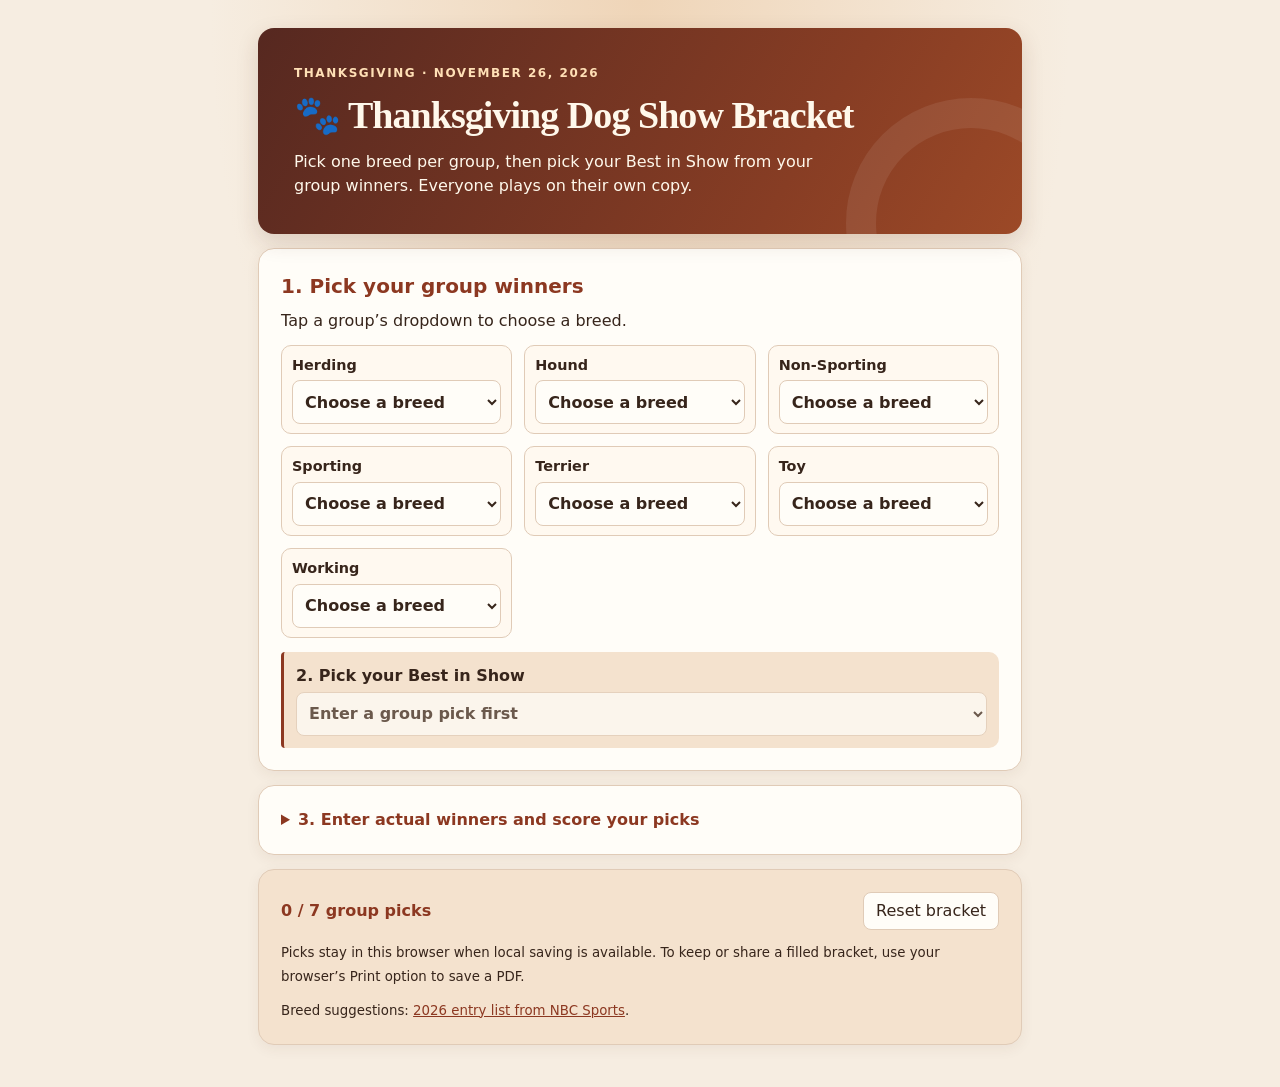
<file: index.html>
<!doctype html><html lang="en"><head><meta charset="utf-8"><meta name="viewport" content="width=device-width,initial-scale=1"><title>Thanksgiving Dog Show Bracket</title><link rel="stylesheet" href="./style.css"><style>.grid select,.final select{font-size:16px;min-height:44px}</style></head><body><main><header><p class="date">THANKSGIVING · NOVEMBER 26, 2026</p><h1>🐾 Thanksgiving Dog Show Bracket</h1><p>Pick one breed per group, then pick your Best in Show from your group winners. Everyone plays on their own copy.</p></header><section><h2>1. Pick your group winners</h2><p>Tap a group’s dropdown to choose a breed.</p><div class="grid" id="picks"></div><label class="final">2. Pick your Best in Show<select id="champ" disabled></select></label></section><details><summary>3. Enter actual winners and score your picks</summary><p>Score 1 point for each correct group pick and 3 points for Best in Show.</p><div class="grid" id="results"></div><label class="final">Actual Best in Show<select id="winner" disabled></select></label></details><section class="score-card"><p id="score" aria-live="polite"></p><button id="reset" type="button">Reset bracket</button><p><small>Picks stay in this browser when local saving is available. To keep or share a filled bracket, use your browser’s Print option to save a PDF.</small></p><p><small>Breed suggestions: <a href="https://www.nbcsports.com/national-dog-show/news/full-list-of-breeds-at-the-2026-national-dog-show-toy-working-hound-sporting-terrier-and-more">2026 entry list from NBC Sports</a>.</small></p></section></main><script>
(()=>{const g={Herding:'German Shepherd Dog|Australian Shepherd|Bouvier des Flandres|Beauceron|Belgian Laekenois|Belgian Malinois|Belgian Sheepdog|Belgian Tervuren|Briard|Berger Picard|Border Collie|Collie (Rough)|Collie (Smooth)|Shetland Sheepdog|Miniature American Shepherd|Bearded Collie|Canaan Dog|Australian Cattle Dog|Bergamasco Sheepdog|Old English Sheepdog|Polish Lowland Sheepdog|Norwegian Buhund|Finnish Lapphund|Icelandic Sheepdog|Spanish Water Dog|Puli|Pumi|Mudi|Cardigan Welsh Corgi|Pembroke Welsh Corgi|Swedish Vallhund|Lancashire Heeler',Hound:'Afghan Hound|Saluki|Azawakh|Sloughi|Ibizan Hound|Pharaoh Hound|Greyhound|Whippet|Borzoi|Scottish Deerhound|Irish Wolfhound|Rhodesian Ridgeback|American Foxhound|English Foxhound|Harrier|Beagle (15 inch)|Beagle (13 inch)|American English Coonhound|Black and Tan Coonhound|Bluetick Coonhound|Redbone Coonhound|Treeing Walker Coonhound|Plott|Bloodhound|Otterhound|Cirneco dell’Etna|Basset Hound|Basset Fauve de Bretagne|Grand Basset Griffon Vendeen|Basenji|Portuguese Podengo Pequeno|Dachshund (Smooth)|Dachshund (Longhaired)|Dachshund (Wirehaired)','Non-Sporting':'Standard Poodle|Dalmatian|Xoloitzcuintli|Keeshond|Chinese Shar-Pei|American Eskimo Dog|Tibetan Terrier|Tibetan Spaniel|Lhasa Apso|Lowchen|Shiba Inu|Schipperke|Poodle (Miniature)|Bichon Frise|Coton de Tulear|Boston Terrier|French Bulldog|Norwegian Lundehund|Chow Chow|Bulldog',Sporting:'English Setter|Gordon Setter|Irish Setter|Irish Red and White Setter|Pointer|German Shorthaired Pointer|German Wirehaired Pointer|Wirehaired Pointing Griffon|Weimaraner|Vizsla|Wirehaired Vizsla|Brittany|Spinone Italiano|Bracco Italiano|Chesapeake Bay Retriever|Curly-Coated Retriever|Golden Retriever|Labrador Retriever|Flat-Coated Retriever|Nova Scotia Duck Tolling Retriever|Nederlandse Kooikerhondje|Barbet|Irish Water Spaniel|Boykin Spaniel|Field Spaniel|Welsh Springer Spaniel|English Springer Spaniel|Clumber Spaniel|Sussex Spaniel|Lagotto Romagnolo|English Cocker Spaniel|Cocker Spaniel (ASCOB)|Cocker Spaniel (Black)|Cocker Spaniel (Parti)',Terrier:'Airedale Terrier|Irish Terrier|American Staffordshire Terrier|White Bull Terrier|Colored Bull Terrier|Staffordshire Bull Terrier|Miniature Bull Terrier|Kerry Blue Terrier|Soft Coated Wheaten Terrier|Welsh Terrier|Lakeland Terrier|Wire Fox Terrier|Smooth Fox Terrier|Parson Russell Terrier|Russell Terrier|Border Terrier|Bedlington Terrier|Manchester Terrier (Standard)|Rat Terrier|American Hairless Terrier|Teddy Roosevelt Terrier|Miniature Schnauzer|Australian Terrier|Cairn Terrier|Sealyham Terrier|West Highland White Terrier|Skye Terrier|Dandie Dinmont Terrier|Glen of Imaal Terrier|Norfolk Terrier|Norwich Terrier',Toy:'Cavalier King Charles Spaniel|Pug|Chinese Crested|English Toy Spaniel (B&PC)|English Toy Spaniel (KC&R)|Havanese|Italian Greyhound|Toy Manchester Terrier|Miniature Pinscher|Papillon|Brussels Griffon|Shih Tzu|Pomeranian|Maltese|Silky Terrier|Yorkshire Terrier|Biewer Terrier|Russian Tsvetnaya Bolonka|Russian Toy|Toy Fox Terrier|Japanese Chin|Smooth Coat Chihuahua|Long Coat Chihuahua|Pekingese',Working:'Great Dane|Cane Corso|Dogo Argentino|Giant Schnauzer|Standard Schnauzer|Doberman Pinscher|German Pinscher|Rottweiler|Boxer|Akita|Black Russian Terrier|Chinook|Alaskan Malamute|Siberian Husky|Samoyed|Bernese Mountain Dog|Greater Swiss Mountain Dog|Saint Bernard|Newfoundland|Leonberger|Portuguese Water Dog|Great Pyrenees|Komondor|Bullmastiff|Dogue de Bordeaux|Mastiff|Tibetan Mastiff|Neapolitan Mastiff|Danish-Swedish Farmdog'};
const el=id=>document.getElementById(id), k='thanksgiving-dog-show-2026-v1', champ=el('champ'),winner=el('winner');let saved={};try{saved=JSON.parse(localStorage.getItem(k))||{}}catch{};
const entries=Object.entries(g);
function build(id){return entries.map(([name,breeds],i)=>{const l=document.createElement('label'),n=document.createElement('select');l.textContent=name;const opts=breeds.split('|').sort((a,b)=>a.localeCompare(b));const prior=saved[id]?.[i];if(typeof prior==='string'&&prior.trim()&&!opts.includes(prior))opts.push(prior);n.add(new Option(id==='picks'?'Choose a breed':'Choose the winner',''));opts.forEach(b=>n.add(new Option(b,b)));if(typeof prior==='string'&&opts.includes(prior))n.value=prior;l.append(n);el(id).append(l);n.addEventListener('change',()=>update());return n})}
const picks=build('picks'),results=build('results'),vals=list=>list.map(x=>x.value.trim()),norm=x=>x.toLowerCase().replace(/[^a-z0-9]/g,'');
function fill(select,rows,prior,empty){select.replaceChildren(new Option(rows.some(Boolean)?'Choose a finalist':empty,''));rows.forEach((breed,i)=>{if(breed)select.add(new Option(breed+' · '+entries[i][0],String(i)))});select.value=rows[prior]?prior:'';select.disabled=!rows.some(Boolean)}
let prevP=[],prevR=[];function update(initial=false){const p=vals(picks),r=vals(results);const pc=initial?saved.champ:(norm(p[champ.value]||'')===norm(prevP[champ.value]||'')?champ.value:'');const rc=initial?saved.winner:(norm(r[winner.value]||'')===norm(prevR[winner.value]||'')?winner.value:'');fill(champ,p,pc,'Enter a group pick first');fill(winner,r,rc,'Enter a group result first');prevP=p;prevR=r;const hits=p.reduce((n,x,i)=>n+Number(!!norm(x)&&norm(x)===norm(r[i])),0);const bonus=champ.value!==''&&champ.value===winner.value&&!!norm(p[champ.value])&&norm(p[champ.value])===norm(r[winner.value])?3:0;el('score').textContent=r.some(Boolean)?`${hits+bonus} / 10 points · ${r.filter(Boolean).length} / 7 group results entered`:`${p.filter(Boolean).length} / 7 group picks${champ.value!==''?' · Best in Show picked':''}`;try{localStorage.setItem(k,JSON.stringify({picks:p,results:r,champ:champ.value,winner:winner.value}))}catch{}}
champ.addEventListener('change',()=>update());winner.addEventListener('change',()=>update());el('reset').addEventListener('click',()=>{if(confirm('Clear all picks and results?')){[...picks,...results,champ,winner].forEach(x=>x.value='');update()}});update(true);
})();</script></body></html>
</file>
<file: style.css>
:root{color-scheme:light dark;--card:#fff8ef;--ink:#39271c;--accent:#8b3c24;--line:#c8a991}*{box-sizing:border-box}body{font:16px/1.5 system-ui,sans-serif;margin:0}main{max-width:820px;margin:auto;padding:20px}header,section,details{background:var(--card);color:var(--ink);border:1px solid var(--line);border-radius:16px;padding:16px;margin-bottom:14px}h1,h2,p{margin:0 0 8px}h1{line-height:1.15;font-size:clamp(25px,6vw,38px)}h2{font-size:20px}.date{color:var(--accent);font-weight:700}.grid{display:grid;grid-template-columns:repeat(auto-fit,minmax(min(100%,200px),1fr));gap:12px}label{display:block;min-width:0;font-weight:650}input,select,button{font:inherit;padding:8px;border:1px solid var(--line);border-radius:8px}input,select{display:block;width:100%;margin-top:4px}button,summary{cursor:pointer}summary{font-weight:750}button:focus-visible,input:focus-visible,select:focus-visible,summary:focus-visible{outline:2px solid var(--accent);outline-offset:2px}.final{margin-top:14px}a{color:var(--accent)}@media(prefers-color-scheme:dark){:root{--card:#2e231e;--ink:#f9e9dc;--accent:#ffb89b;--line:#8d6e5a}}@media print{button{display:none}}

/* A little Thanksgiving polish; the bracket and scoring stay the same. */
:root{--page:#f6ede1;--card:#fffdf8;--ink:#37251b;--accent:#8c3821;--line:#e0cbb7;--field:#fff9f0;--score:#f4e2ce}body{background:radial-gradient(ellipse at 50% 0%,#efd5b8,transparent 430px),var(--page);color:var(--ink)}main{padding:clamp(12px,4vw,28px)}header{background:linear-gradient(120deg,#562820,#873d24 70%,#9c4927);color:#fff8eb;border:0;padding:clamp(20px,5vw,36px);position:relative;overflow:hidden;box-shadow:0 8px 22px #522b2026}header::after{content:'';position:absolute;width:190px;height:190px;border:30px solid #ffffff14;border-radius:50%;right:-74px;bottom:-114px;pointer-events:none}header h1{font-family:Georgia,serif;margin-bottom:12px;letter-spacing:-.025em}header p:last-child{max-width:55ch;margin:0}header .date{color:#ffe0b6;font-size:.75rem;letter-spacing:.13em;margin-bottom:12px}section,details{padding:clamp(14px,3vw,22px);box-shadow:0 4px 14px #522b2010}h2,summary{color:var(--accent)}.grid{margin-top:12px}.grid label{padding:9px 10px;background:var(--field);border-radius:10px;border:1px solid var(--line);font-size:.9rem}input,select{background:var(--card);color:var(--ink);min-height:42px}input::placeholder{color:var(--ink);opacity:.68}.final{padding:12px;border-left:3px solid var(--accent);background:var(--score);border-radius:4px 10px 10px 4px}select:disabled{opacity:.72}.score-card{background:var(--score);display:flex;flex-wrap:wrap;align-items:center;justify-content:space-between;gap:10px}.score-card p{margin:0}.score-card p:nth-of-type(n+2){flex-basis:100%}#score{font-weight:800;color:var(--accent)}#reset{background:var(--card);color:var(--ink);padding:6px 12px}@media(prefers-color-scheme:dark){:root{--page:#211814;--card:#301f18;--ink:#ffeedb;--accent:#ffbb91;--line:#725341;--field:#38251b;--score:#442b1e}body{background:radial-gradient(ellipse at 50% 0%,#492c20,transparent 430px),var(--page)}}@media print{body,header,section,details{background:#fff;color:#000;box-shadow:none}header .date,h2,summary,#score{color:#000}}
</file>
